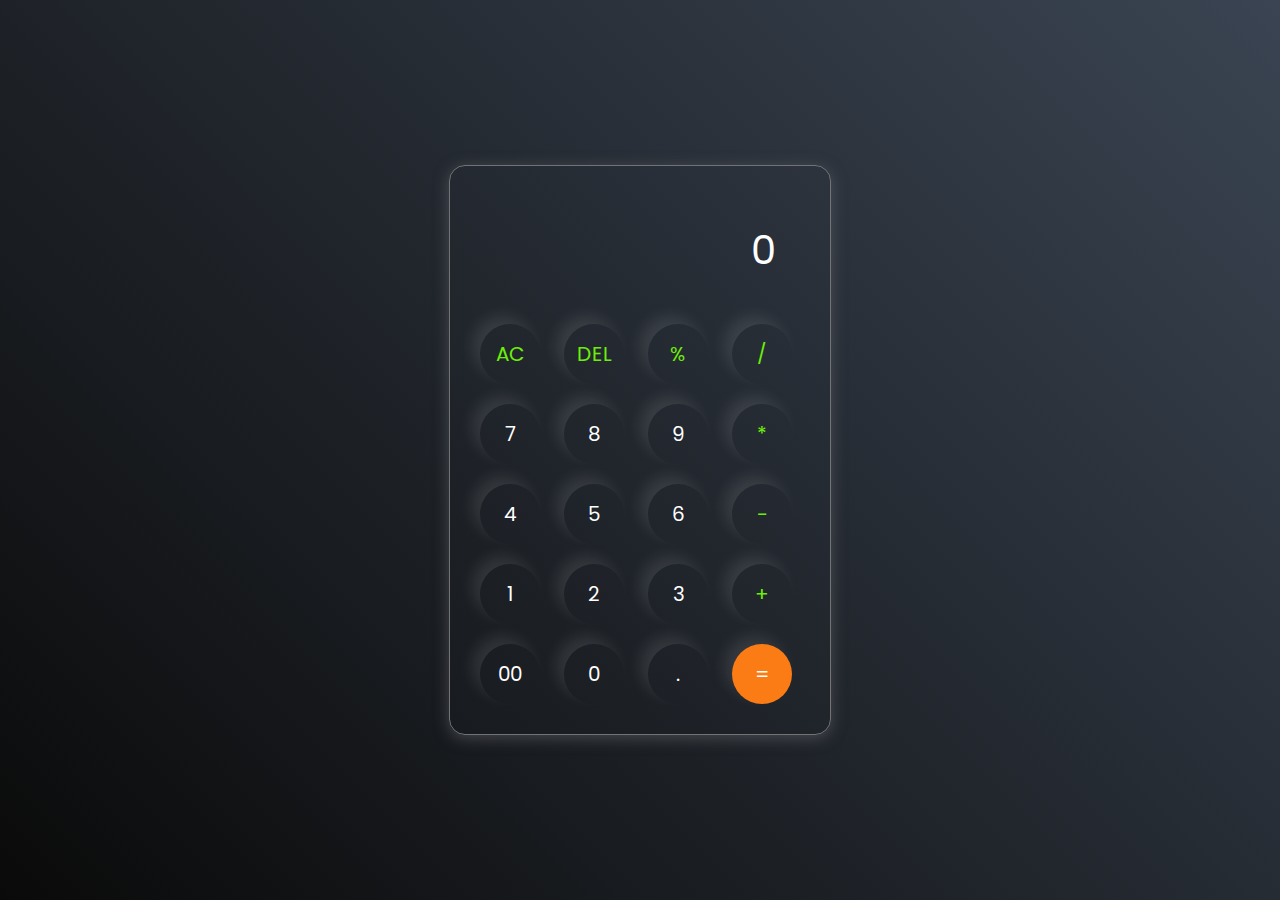
<file: Calculator/index.html>
<!DOCTYPE html>
<html lang="en">
<head>
    <meta charset="UTF-8">
    <meta name="viewport" content="width=device-width, initial-scale=1.0">
    <link rel="stylesheet" href="style.css">
    <title>Calculator</title>
</head>
<body>
    <div class="container">

        <div class="calculator">
            <input type="text" placeholder="0" id="inputBox">
            <!--row1-->
            <div>
                <button class="operator">AC</button>
                <button class="operator">DEL</button>
                <button class="operator">%</button>
                <button class="operator">/</button>
            </div>
            <!--row2-->
            <div>
                <button>7</button>
                <button>8</button>
                <button>9</button>
                <button class="operator">*</button>
            </div>
            <!--row3-->
            <div>
                <button>4</button>
                <button>5</button>
                <button>6</button>
                <button class="operator">-</button>
            </div>
            <!--row4-->
            <div>
                <button>1</button>
                <button>2</button>
                <button>3</button>
                <button class="operator">+</button>
            </div>
            <!--row5-->
            <div>
                <button>00</button>
                <button>0</button>
                <button>.</button>
                <button class="equalBtn">=</button>
            </div>
        </div>

    </div>

    <script src="script.js"></script>
</body>
</html>
</file>
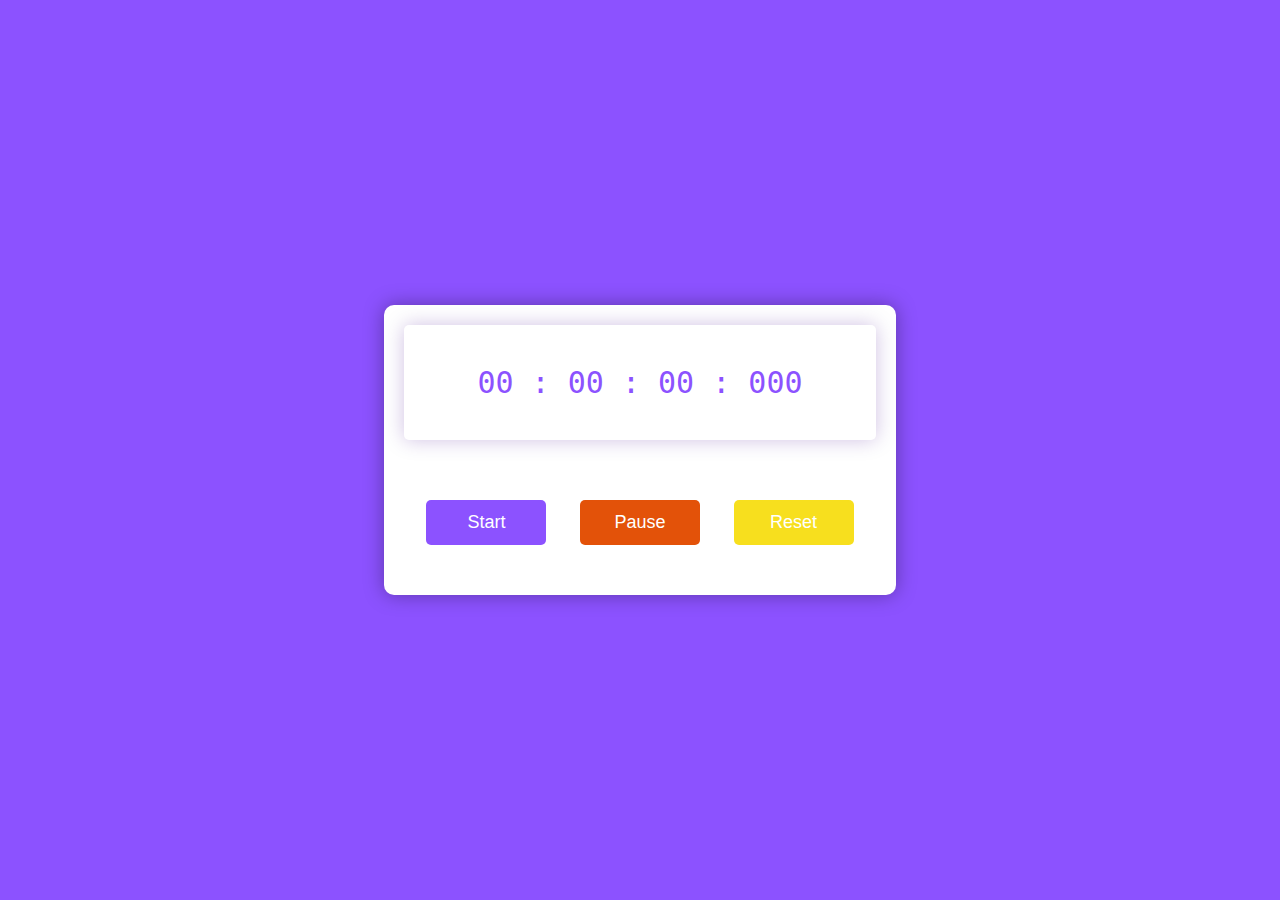
<file: stopwatch/index.html>
<!DOCTYPE html>
<html lang="en">
<head>
    <meta charset="UTF-8">
    <meta name="viewport" content="width=device-width, initial-scale=1.0">
    <link rel="stylesheet" href="style.css">
    <title>Document</title>
</head>
<body>

    <div class="container">

        <div class="timer-display">
            00 : 00 : 00 : 000
        </div>
        <div class="buttons">
            <button id="start-timer">Start</button>
            <button id="pause-timer">Pause</button>
            <button id="reset-timer">Reset</button>
        </div>

    </div>

    <script src="script.js"></script>   
</body>
</html>
</file>
<file: Calculator/style.css>
@import url('https://fonts.googleapis.com/css2?family=Poppins:ital,wght@0,100;0,200;0,300;0,400;0,500;0,600;0,700;0,800;0,900;1,100;1,200;1,300;1,400;1,500;1,600;1,700;1,800;1,900&display=swap');
*{
    margin: 0;
    padding: 0;
    box-sizing: border-box;
    font-family: 'Poppins', sans-serif;
}

body{
    width: 100%;
    height: 100vh;
    display: flex;
    justify-content: center;
    align-items: center;
    background: linear-gradient(45deg,#0a0a0a,#3a4452);
}

.calculator{
    border: 1px solid #717377;
    padding: 20px;
    border-radius: 16px;
    background: transparent;
    box-shadow: 0px 3px 15px rgba(113,115,119,0.5);
}

input{
    width: 320px;
    border: none;
    padding: 24px;
    margin: 10px;
    background: transparent;
    box-shadow: 0px 3px 15px rgbs(84,84,84,0.1);
    font-size: 40px;
    text-align: right;
    cursor: pointer;
    color: white;
}

input::placeholder{
    color: #ffffff;
}

button{
    border: none;
    width: 60px;
    height: 60px;
    margin: 10px;
    border-radius: 50%;
    background: transparent;
    color: #ffffff;
    font-size: 20px;
    box-shadow: -8px -8px 15px rgba(255,255,255,0.1);
    cursor: pointer;
}

.equalBtn{
    background-color: #fb7c14;
}

.operator{
    color: #6dee0a;
}
</file>
<file: stopwatch/style.css>
*{
    margin: 0;
    padding: 0;
    box-sizing: border-box;
}

body{
    background: #8c52ff;

}

.container{
    background-color: #fff;
    width: 40%;
    min-width: 500px;
    position: absolute;
    transform: translate(-50%,-50%);
    top: 50%;
    left: 50%;
    padding: 20px 0;
    padding-bottom: 50px;
    border-radius: 10px;
    box-shadow: 0 0 20px rgba(0, 0, 0, 0.338);
}

.timer-display{
    position: relative;
    width: 92%;
    background: #fff;
    left: 4%;
    font-family: 'Roboto mono', monospace;
    color: #8c52ff;
    font-size: 30px;
    padding: 40px;
    display: flex;
    align-items: center;
    justify-content: space-around;
    border-radius: 5px;
    box-shadow: 0 0 20px rgba(65, 5, 145, 0.25);
}

.buttons{
    width: 90%;
    margin: 60px auto 0 auto;
    display: flex;
    justify-content: space-around;
}

.buttons button{
    width: 120px;
    height: 45px;
    background-color: #8c52ff ;
    color: #fff;
    border: none;
    font-family: 'Poppins', sans-serif;
    font-size: 18px;
    border-radius: 5px;
    cursor: pointer;
}

.buttons button:nth-last-child(2){
    background-color: #e35209;
}

.buttons button:nth-last-child(1){
    background-color: #f7df1e;
}

.buttons button:hover{
    box-shadow: 0 0 20px rgba(0, 0, 0, 0.25);
}
</file>
